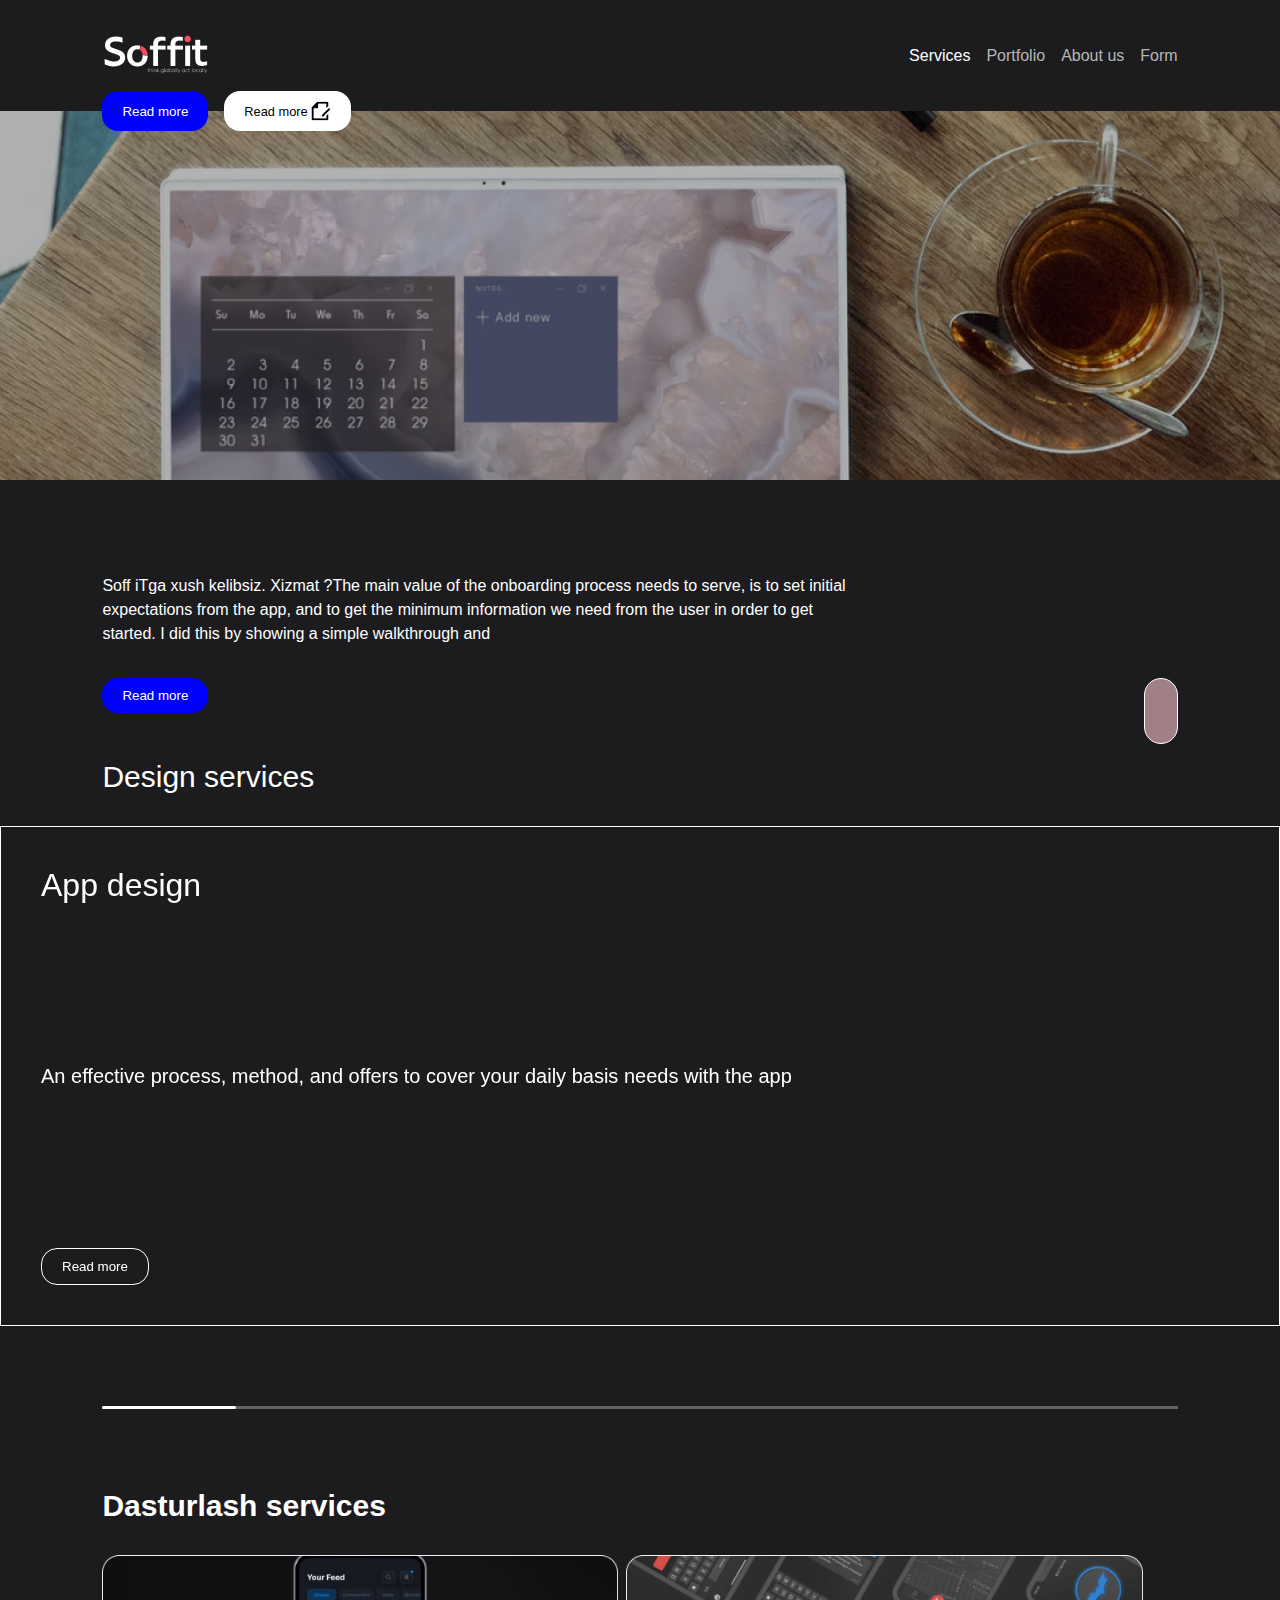
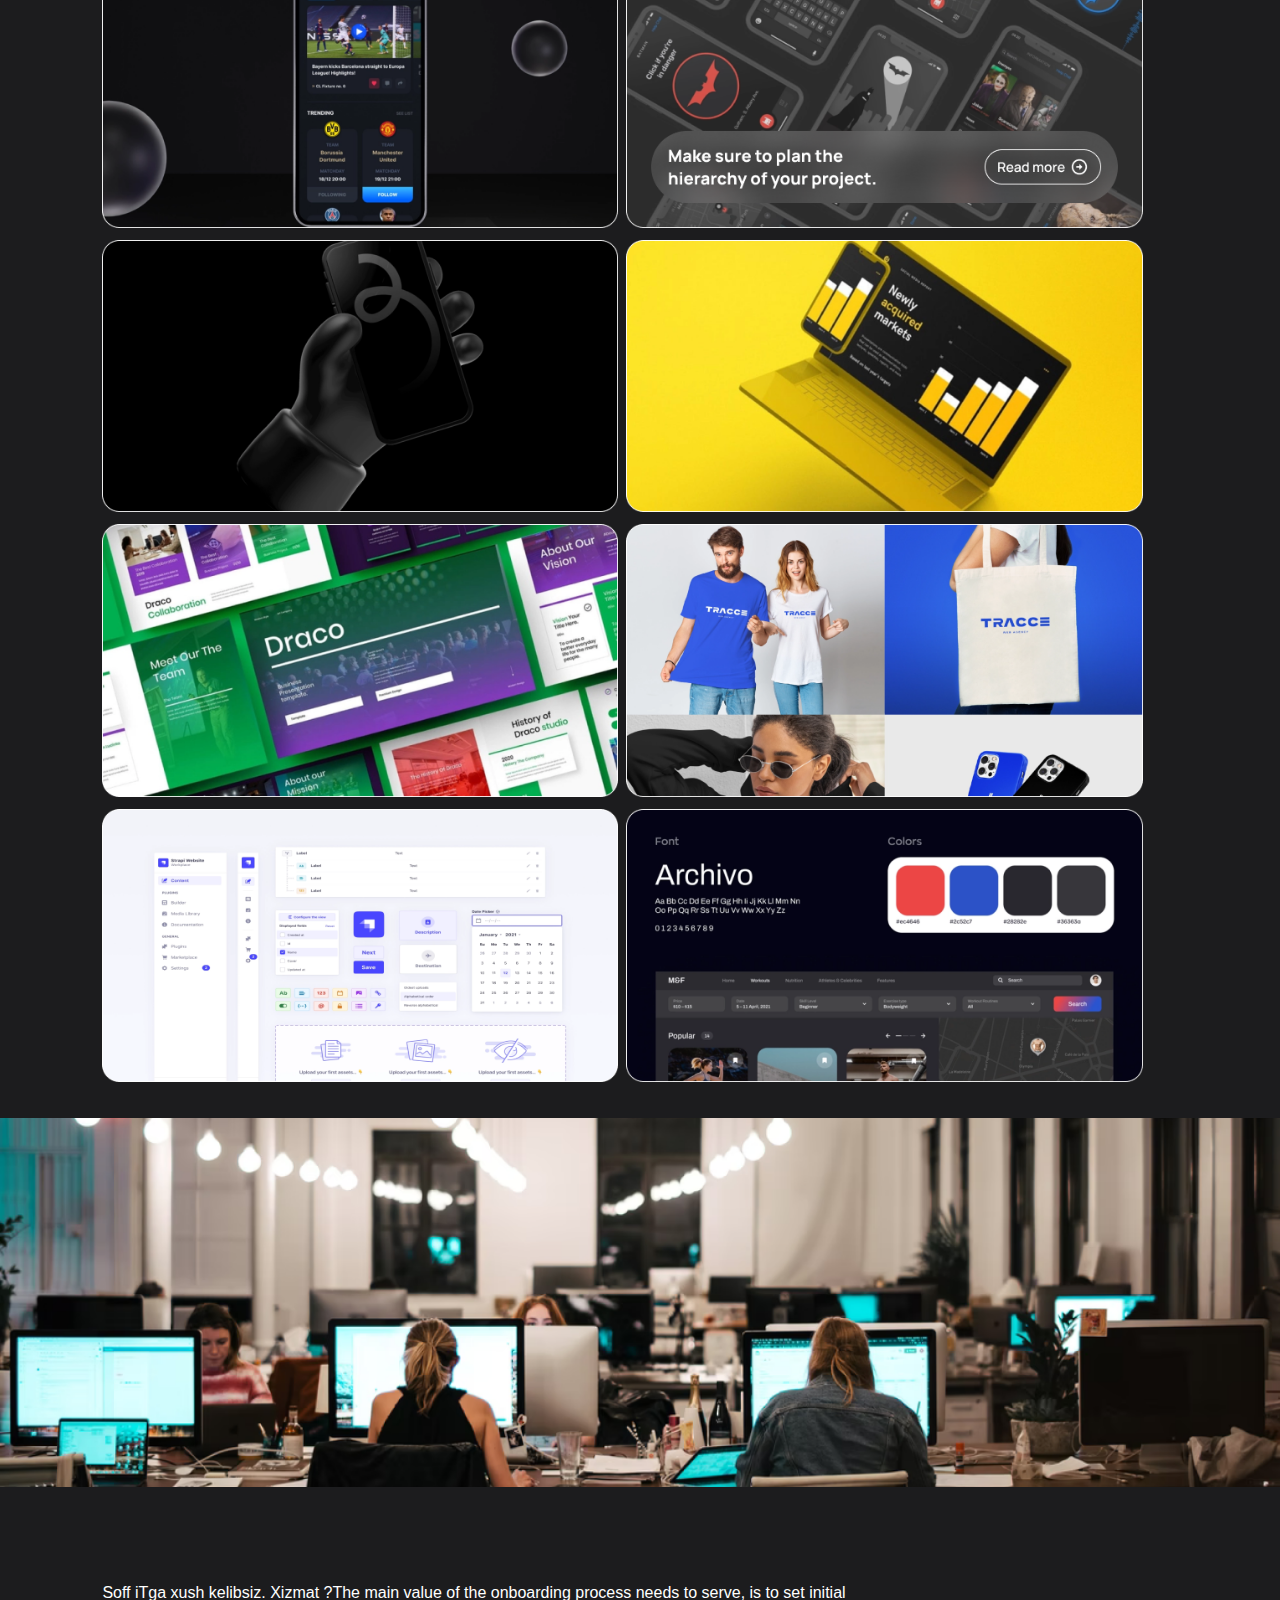
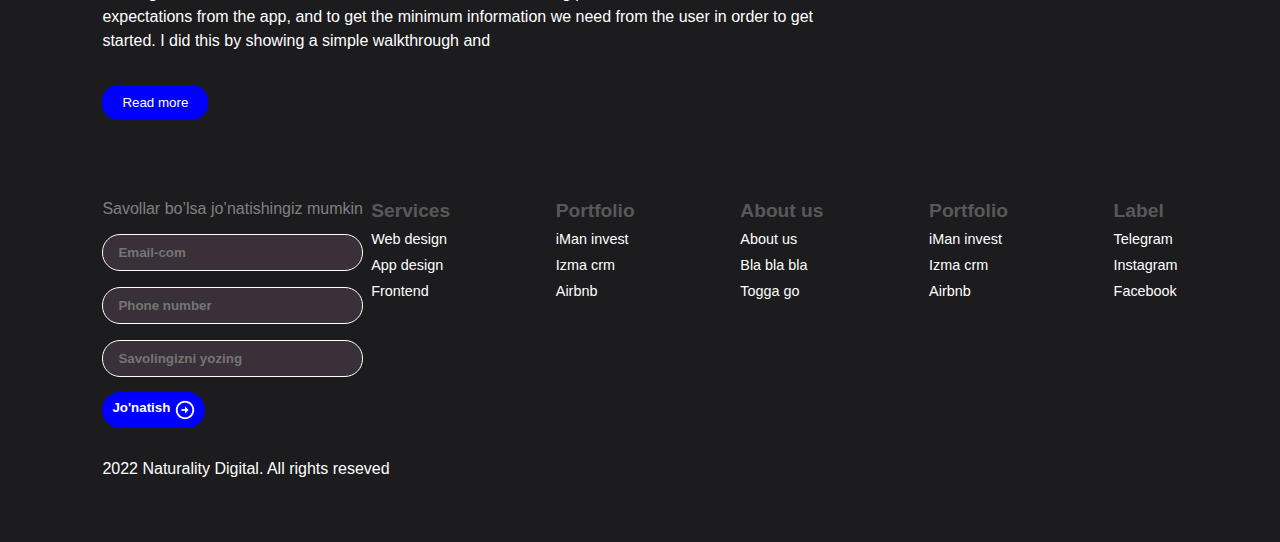
<file: index.html>
<!DOCTYPE html>
<html lang="en">

<head>
    <meta charset="UTF-8">
    <meta http-equiv="X-UA-Compatible" content="IE=edge">
    <meta name="viewport" content="width=device-width, initial-scale=1.0">

    <!-- Styles  -->
    <link rel="stylesheet" href="./home.css">
    <link rel="stylesheet" href="./main.css">



    <!-- Link to the Font Awesome -->
    <link rel="stylesheet" href="https://cdnjs.cloudflare.com/ajax/libs/font-awesome/6.4.2/css/all.min.css"
        integrity="sha512-z3gLpd7yknf1YoNbCzqRKc4qyor8gaKU1qmn+CShxbuBusANI9QpRohGBreCFkKxLhei6S9CQXFEbbKuqLg0DA=="
        crossorigin="anonymous" referrerpolicy="no-referrer" />

    <!-- Swipper -->
    <link rel="stylesheet" href="https://cdn.jsdelivr.net/npm/swiper@10/swiper-bundle.min.css" />


    <style>
        .custom-scrollbar,
        .work-scrollbar {
            height: 3px;
            z-index: 1;
            margin: 3rem 8%;
            background: #646364;
        }

        .swiper-scrollbar-drag {
            background: #fff;
            border-radius: 10px;
        }
    </style>

    <title>Home page</title>
</head>

<body>
    <!--========== HEADER ==========-->
    <header class="header" id="header">
        <nav class="nav">
            <div class="form__logo">
                <a href="index.html">
                    <img src="./images/form__logo.png" />
                </a>
            </div>
            <div class="nav__links" id="navLinks">
                <ul>
                    <li>
                        <a onclick="" href="services.html" class="active">Services</a>
                    </li>
                    <li>
                        <a href="protfolio.html">Portfolio</a>
                    </li>
                    <li>
                        <a href="about.html">About us</a>
                    </li>
                    <li>
                        <a href="form.html">Form</a>
                    </li>
                </ul>
                <div class="language__picker">
                    <span>Uz</span>
                    <span>Ru</span>
                    <span>En</span>
                </div>
            </div>
            <div class="menu__responsive" id="menuResponsive">
                <img src="./images/menu-responsive.png" />
            </div>
        </nav>
    </header>

    <!--========== MAIN ==========-->
    <main class="main">




        <!--========== SECTION ==========-->
        <section class="header__section">
            <div class="bg__img">
                <img src="./images/bg.png" />
            </div>
            <div class="bg__content">
                <p>Soff iTga xush kelibsiz. Xizmat ?The main value of the onboarding process needs to serve, is to set
                    initial expectations from the app, and to get the minimum information we need from the user in order
                    to get started. I did this by showing a simple walkthrough and </p>
                <div class="buttons__bg">
                    <button class="readMoreBtn">Read more <i class="fa-regular fa-circle-right"></i></button>
                    <button class="arrow__up"><i class="fa-solid fa-arrow-up"></i></button>
                </div>
            </div>

            <div class="fixed__btns">
                <button class="readMoreBtn">Read more <i class="fa-regular fa-circle-right"></i></button>
                <button class="btn2">Read more <img src="./images/VectorFile.png"/> </button>
            </div>
        </section>






        <!--========== SECTION ==========-->
        <section class="services__section">
            <h2>Design services</h2>
            <div class="swiper-container">
                <div class="swiper-wrapper">
                    <div class="swiper-slide">
                        <div class="design__services__card">
                            <h2>App design</h2>
                            <p>An effective process, method, and offers to cover your daily basis needs with the app</p>
                            <button class="readMore-button">Read more <i
                                    class="fa-regular fa-circle-right"></i></button>
                        </div>
                    </div>
                    <div class="swiper-slide">
                        <div class="design__services__card">
                            <h2>Web design</h2>
                            <p>With competition getting only fierce, compiling the latest trends at regular intervals
                                becomes inevitable.</p>
                            <button class="readMore-button">Read more <i
                                    class="fa-regular fa-circle-right"></i></button>
                        </div>
                    </div>
                    <div class="swiper-slide">
                        <div class="design__services__card">
                            <h2>Ux &Ui design</h2>
                            <p>Among the top UI design trends for 2022, 3D illustrations seem to have</p>
                            <button class="readMore-button">Read more <i
                                    class="fa-regular fa-circle-right"></i></button>
                        </div>
                    </div>
                    <div class="swiper-slide">
                        <div class="design__services__card">
                            <h2>Web design</h2>
                            <p>With competition getting only fierce, compiling the latest trends at regular intervals
                                becomes inevitable.</p>
                            <button class="readMore-button">Read more <i
                                    class="fa-regular fa-circle-right"></i></button>
                        </div>
                    </div>
                    <div class="swiper-slide">
                        <div class="design__services__card">
                            <h2>Web design</h2>
                            <p>With competition getting only fierce, compiling the latest trends at regular intervals
                                becomes inevitable.</p>
                            <button class="readMore-button">Read more <i
                                    class="fa-regular fa-circle-right"></i></button>
                        </div>
                    </div>
                    <div class="swiper-slide">
                        <div class="design__services__card">
                            <h2>Web design</h2>
                            <p>With competition getting only fierce, compiling the latest trends at regular intervals
                                becomes inevitable.</p>
                            <button class="readMore-button">Read more <i
                                    class="fa-regular fa-circle-right"></i></button>
                        </div>
                    </div>
                    <div class="swiper-slide">
                        <div class="design__services__card">
                            <h2>Web design</h2>
                            <p>With competition getting only fierce, compiling the latest trends at regular intervals
                                becomes inevitable.</p>
                            <button class="readMore-button">Read more <i
                                    class="fa-regular fa-circle-right"></i></button>
                        </div>
                    </div>
                    <div class="swiper-slide">
                        <div class="design__services__card">
                            <h2>Web design</h2>
                            <p>With competition getting only fierce, compiling the latest trends at regular intervals
                                becomes inevitable.</p>
                            <button class="readMore-button">Read more <i
                                    class="fa-regular fa-circle-right"></i></button>
                        </div>
                    </div>
                </div>
            </div>
            <div class="custom-scrollbar"></div>
        </section>


















        <!--========== SECTION ==========-->
        <section class="portfolio__section">
            <h2>Dasturlash services</h2>
            <div class="images__container">
                <div class="img__wrapper">
                    <img src="./images/Component 15.png" />
                </div>
                <div class="img__wrapper">
                    <img src="./images/Component 7.png" />
                </div>
                <div class="img__wrapper">
                    <img src="./images/Component 13.png" />
                </div>

                <div class="img__wrapper">
                    <img src="./images/Component 14.png" />
                </div>
                <div class="img__wrapper">
                    <img src="./images/Component 16.png" />
                </div>
                <div class="img__wrapper">
                    <img src="./images/Component 17.png" />
                </div>
                <div class="img__wrapper">
                    <img src="./images/Component 18.png" />
                </div>
                <div class="img__wrapper">
                    <img src="./images/Component 19.png" />
                </div>
            </div>
        </section>



         <!--========== SECTION ==========-->
         <section class="header__section">
            <div class="bg__img">
                <img src="./images/bg-2.png" />
            </div>
            <div class="bg__content">
                <p>Soff iTga xush kelibsiz. Xizmat ?The main value of the onboarding process needs to serve, is to set
                    initial expectations from the app, and to get the minimum information we need from the user in order
                    to get started. I did this by showing a simple walkthrough and </p>
                <div class="buttons__bg">
                    <button class="readMoreBtn">Read more <i class="fa-regular fa-circle-right"></i></button>
                </div>
            </div>
        </section>



    </main>

    <footer>
        <div class="footer">
            <form>
                <label>Savollar bo’lsa jo’natishingiz mumkin</label>
                <input type="email" placeholder="Email-com">
                <input type="number" placeholder="Phone number">
                <input type="text" placeholder="Savolingizni yozing">
                <button style="display: flex; gap: 5px;">Jo'natish <img src="./images/VectorRight.png" alt=""></button>
            </form>
            <div class="footer-links">
                <div class="serv">
                    <h2>Services</h2>
                    <ul>
                        <li><a>Web design</a></li>
                        <li><a>App design</a></li>
                        <li><a>Frontend</a></li>
                    </ul>
                </div>

                <div class="port">
                    <h2>Portfolio</h2>
                    <ul>
                        <li><a>iMan invest</a></li>
                        <li><a>Izma crm</a></li>
                        <li><a>Airbnb</a></li>
                    </ul>
                </div>

                <div class="abo">
                    <h2>About us</h2>
                    <ul>
                        <li><a>About us</a></li>
                        <li><a>Bla bla bla </a></li>
                        <li><a>Togga go</a></li>
                    </ul>
                </div>

                <div class="port">
                    <h2>Portfolio</h2>
                    <ul>
                        <li><a>iMan invest</a></li>
                        <li><a>Izma crm</a></li>
                        <li><a>Airbnb</a></li>
                    </ul>
                </div>

                <div class="lab">
                    <h2>Label</h2>
                    <ul>
                        <li><a>Telegram </a></li>
                        <li><a>Instagram</a></li>
                        <li><a>Facebook </a></li>
                    </ul>
                </div>
            </div>
        </div>
        <p class="footer__des">2022 Naturality Digital. All rights reseved</p>
    </footer>




    <script src="./main.js"></script>

    <script src="https://unpkg.com/swiper/swiper-bundle.min.js"></script>
    <script>
        var swiper = new Swiper('.swiper-container', {
            slidesPerView: 4,
            autoplay: {
                delay: 3000,
            },
            scrollbar: {
                el: '.custom-scrollbar',
                hide: false,
                draggable: true
            },
            breakpoints: {
                "@0.00": {
                    slidesPerView: 1,
                    spaceBetween: 10,
                },
                "@1.50": {
                    slidesPerView: 4,
                },
            }
        });

        var swiper = new Swiper('.swiper-container2', {
            slidesPerView: 4,
            autoplay: {
                delay: 3000,
            },
            scrollbar: {
                el: '.work-scrollbar',
                hide: false,
                draggable: true
            },
            breakpoints: {
                "@0.00": {
                    slidesPerView: 1,
                    spaceBetween: 10,
                },
                "@1.50": {
                    slidesPerView: 4,
                },
            }
        });
    </script>
</body>

</html>
</file>
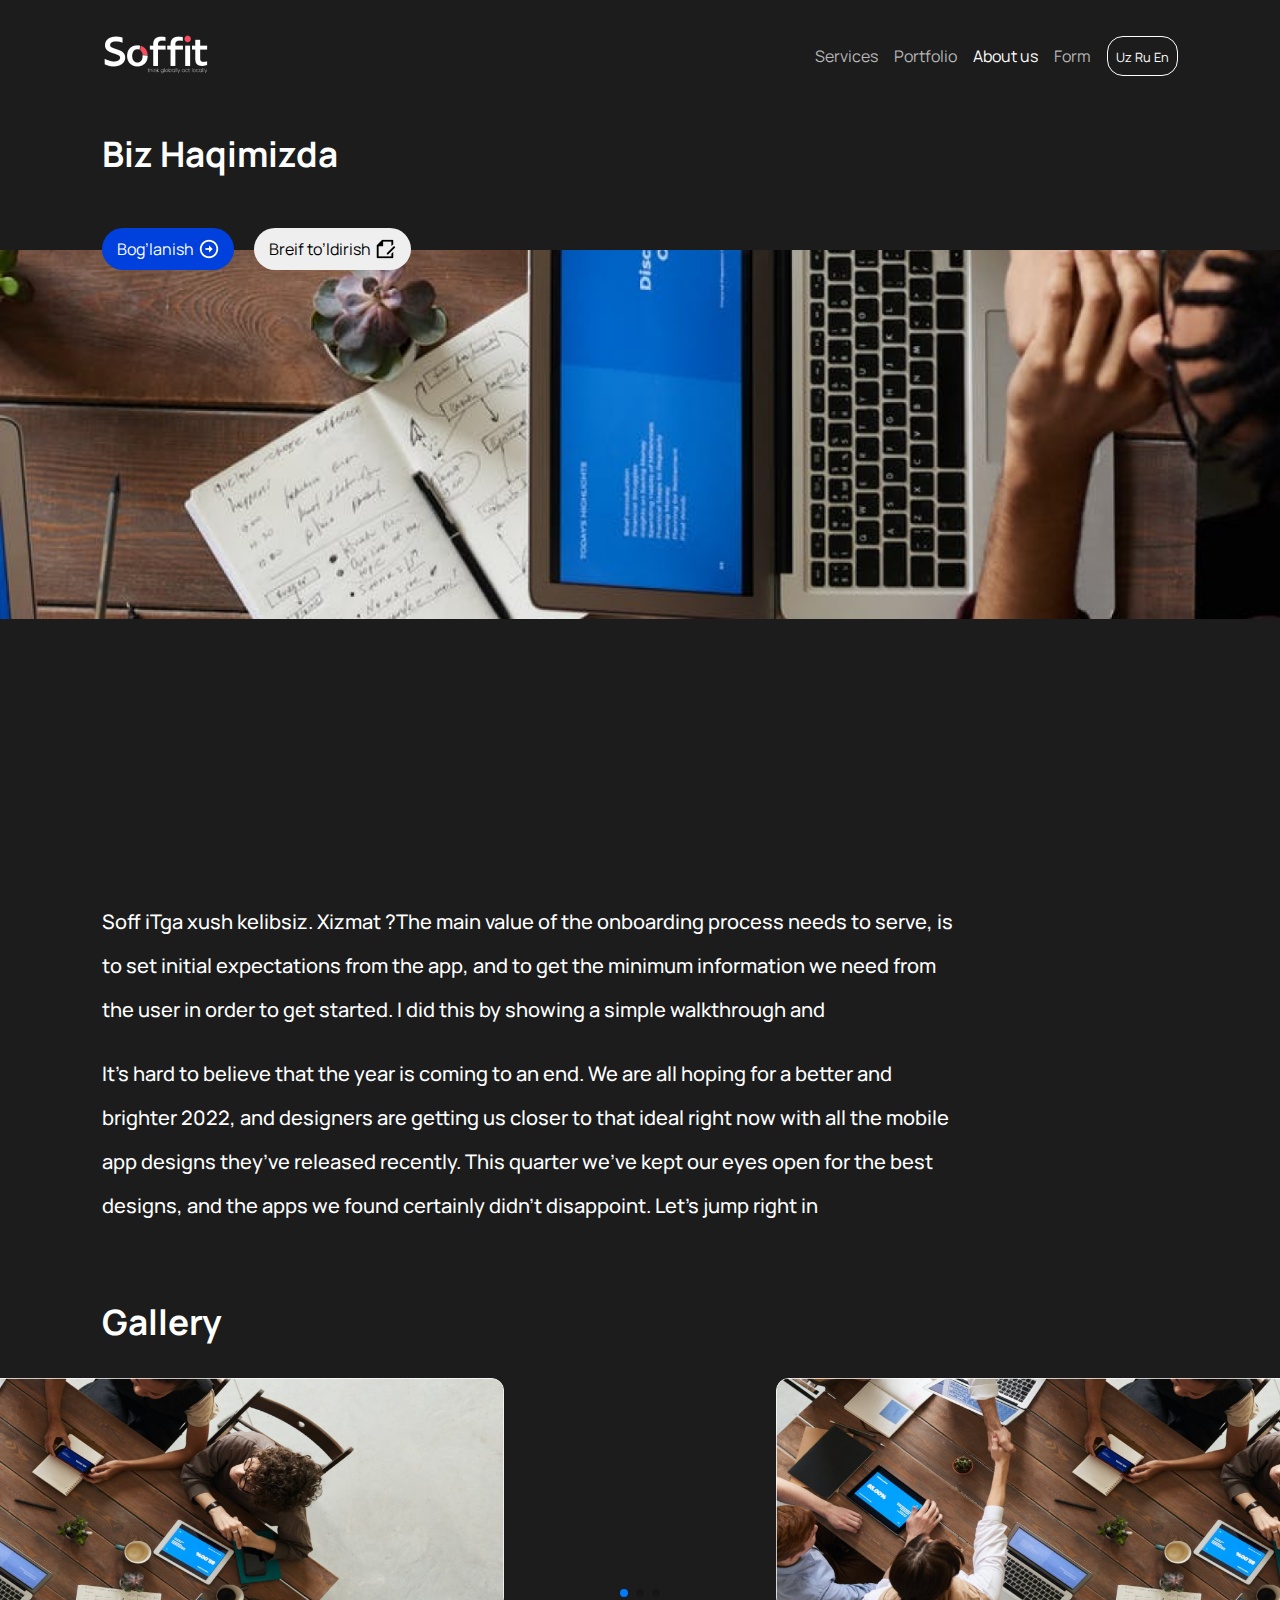
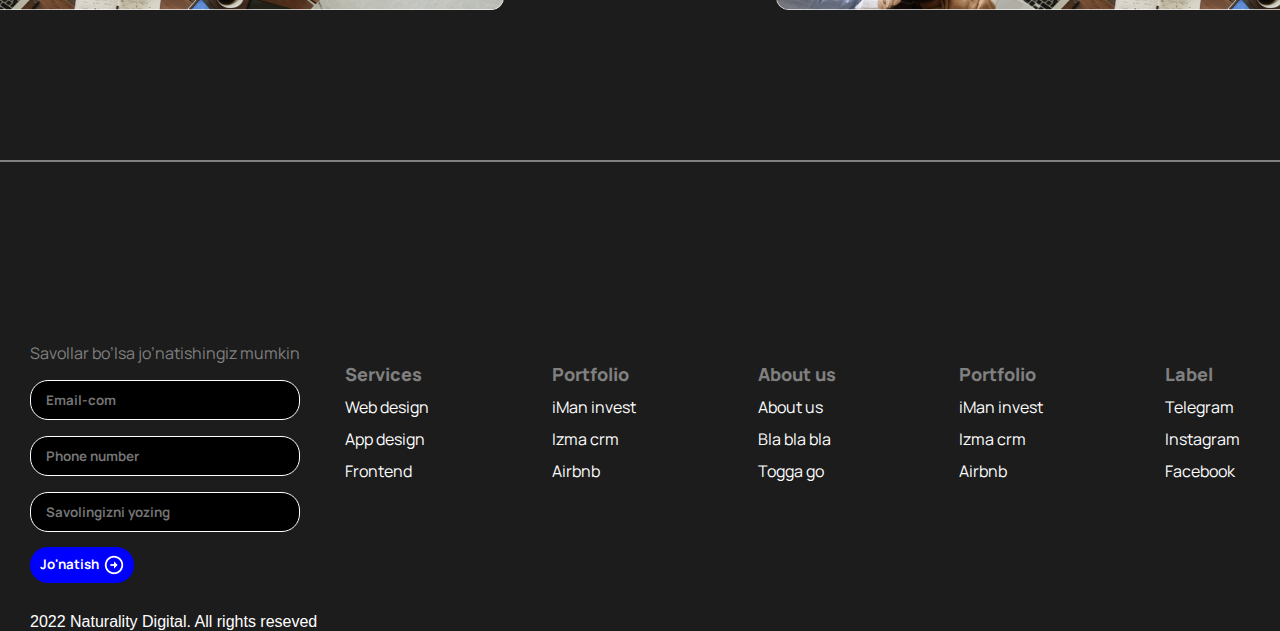
<file: about.html>
<!DOCTYPE html>
<html lang="en">
<head>
    <meta charset="UTF-8">
    <meta name="viewport" content="width=device-width, initial-scale=1.0">


     <!-- Styles  -->
     <link rel="stylesheet" href="./home.css">
     <link rel="stylesheet" href="./about.css">
 

    <title>About Our</title>
    <link rel="stylesheet" href="https://unpkg.com/swiper/swiper-bundle.min.css">
    <link rel="stylesheet" href="./about.css">
    <style>    
        .swiper {
          width: 100%;
          height: 100%;
        }
    
        .swiper-slide {
          text-align: center;
          font-size: 18px;
          background: #fff;
          display: flex;
          justify-content: center;
          align-items: center;
        }
    
        .swiper-slide img {
          display: block;
          width: 60vw;
          height: auto;
          max-height: 80vh;
          object-fit: cover;
        }
      </style>
</head>
<body>
      <!--========== HEADER ==========-->
      <header class="header" id="header">
        <nav class="nav">
            <div class="form__logo">
                <a href="index.html">
                    <img src="./images/form__logo.png" />
                </a>
            </div>
            <div class="nav__links" id="navLinks">
                <ul>
                    <li>
                        <a onclick="" href="services.html" >Services</a>
                    </li>
                    <li>
                        <a href="protfolio.html">Portfolio</a>
                    </li>
                    <li>
                        <a href="about.html" class="active">About us</a>
                    </li>
                    <li>
                        <a href="form.html">Form</a>
                    </li>
                </ul>
                <div class="language__picker">
                    <span>Uz</span>
                    <span>Ru</span>
                    <span>En</span>
                </div>
            </div>
            <div class="menu__responsive" id="menuResponsive">
                <img src="./images/menu-responsive.png" />
            </div>
        </nav>





        <div class="about-header_hero">
            <h2 class="about-header_hero-title">Biz Haqimizda</h2>
            <div class="hero-img">
                <div class="btn-group">
                    <button class="about-header_btn1">Bog’lanish<img src="./images/VectorRight.png" alt=""></button>
                    <button class="about-header_btn2">Breif to’ldirish <img src="./images/VectorFile.png" alt=""></button>
                </div>
                <img src="./images/about-header.png" alt="bg" class="about-header_hero-img">
            </div>
        </div>
        <div>
            <p class="about-header_hero_text1">Soff iTga xush kelibsiz. Xizmat ?The main value of the onboarding process needs to serve, is to set initial expectations from the app, and to get the minimum information we need from the user in order to get started. I did this by showing a simple walkthrough and</p>
            <p class="about-header_hero_text2">It’s hard to believe that the year is coming to an end. We are all hoping for a better and brighter 2022, and designers are getting us closer to that ideal right now with all the mobile app designs they’ve released recently. This quarter we’ve kept our eyes open for the best designs, and the apps we found certainly didn’t disappoint. Let’s jump right in</p>
        </div>
       
        <h2 class="galery">Gallery</h2>
    </header>
    <div class="swiper mySwiper">
        <div class="swiper-wrapper">
          <div class="swiper-slide"><img src="./images/swiper1.png" alt="" class="swipeSlide"></div>
          <div class="swiper-slide"><img src="./images/swiper1.png" alt="" class="swipeSlide"></div>
          <div class="swiper-slide"><img src="./images/swiper1.png" alt="" class="swipeSlide"></div>
          <div class="swiper-slide"><img src="./images/swiper1.png" alt="" class="swipeSlide"></div>
        </div>
        <div class="swiper-pagination"></div>
      </div>    
      
      <hr class="horizontal">
      <div class="container">
        <div class="footer">
            <form>
                <label >Savollar bo’lsa jo’natishingiz mumkin</label>
                <input type="email" placeholder="Email-com">
                <input type="number" placeholder="Phone number">
                <input type="text" placeholder="Savolingizni yozing">
                <button style="display: flex; gap: 5px;">Jo'natish <img src="./images/VectorRight.png" alt=""></button>
            </form>
            <div class="footer-links">
                <div class="serv">
                    <ul>
                        <li><a href="#">Services</a></li>
                        <li><p>Web design</p></li>
                        <li><p>App design</p></li>
                        <li><p>Frontend</p></li>
                    </ul>
                </div>
        
                <div class="port">
                    <ul>
                        <li><a href="#">Portfolio</a></li>
                        <li><p>iMan invest</p></li>
                        <li><p>Izma crm</p></li>
                        <li><p>Airbnb</p></li>
                    </ul>
                </div>
        
                <div class="abo">
                    <ul>
                        <li><a href="#">About us</a></li>
                        <li><p>About us</p></li>
                        <li><p>Bla bla bla </p></li>
                        <li><p>Togga go</p></li>
                    </ul>
                </div>
        
                <div class="port">
                    <ul>
                        <li><a href="#">Portfolio</a></li>
                        <li><p>iMan invest</p></li>
                        <li><p>Izma crm</p></li>
                        <li><p>Airbnb</p></li>
                    </ul>
                </div>
        
                <div class="lab">
                    <ul>
                        <li><a href="#">Label</a></li>
                        <li><p>Telegram </p></li>
                        <li><p>Instagram</p></li>
                        <li><p>Facebook </p></li>
                    </ul>
                </div>
            </div>
            
        </div>
        <h2>2022 Naturality Digital. All rights reseved</h2>
    </div>
    
    <script src="./main.js"></script>
    <!-- Initialize Swiper -->
    <script src="https://unpkg.com/swiper/swiper-bundle.min.js"></script>
    <script>
    var swiper = new Swiper(".mySwiper", {
      slidesPerView: 2,
      spaceBetween: 800,
      pagination: {
        el: ".swiper-pagination",
        clickable: true,
      },
    });
</script>
</body>
</html>
</file>
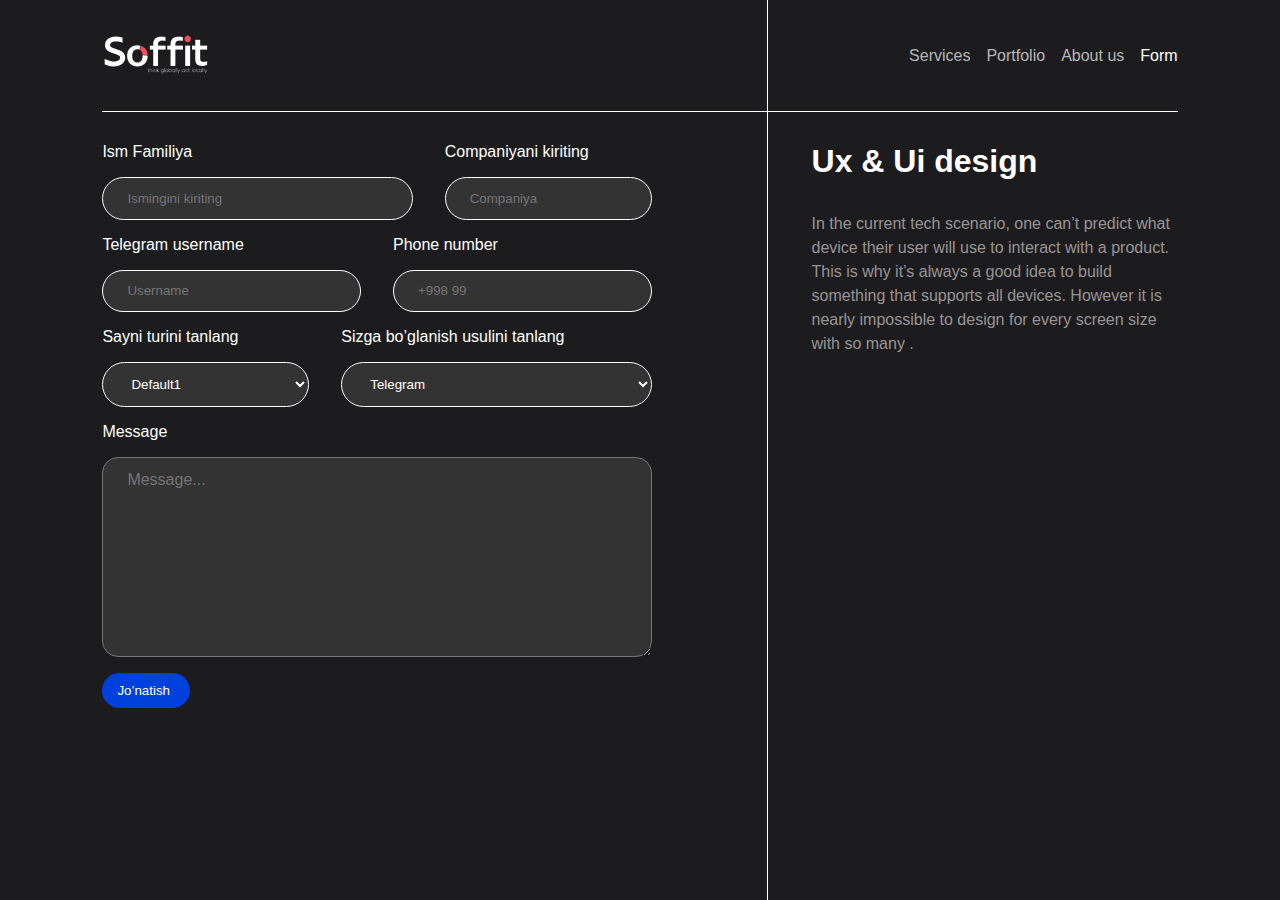
<file: form.html>
<!DOCTYPE html>
<html lang="en">

<head>
    <meta charset="UTF-8">
    <meta http-equiv="X-UA-Compatible" content="IE=edge">
    <meta name="viewport" content="width=device-width, initial-scale=1.0">
    <link rel="stylesheet" href="./form.css">
    <link rel="stylesheet" href="./main.css">
    <link rel="stylesheet" href="https://cdnjs.cloudflare.com/ajax/libs/font-awesome/6.5.1/css/all.min.css" integrity="sha512-DTOQO9RWCH3ppGqcWaEA1BIZOC6xxalwEsw9c2QQeAIftl+Vegovlnee1c9QX4TctnWMn13TZye+giMm8e2LwA==" crossorigin="anonymous" referrerpolicy="no-referrer" />
    <title>Form Page</title>
</head>

<body>
   <!--========== HEADER ==========-->
   <header class="header" id="header">
    <nav class="nav">
        <div class="form__logo">
            <a href="index.html">
                <img src="./images/form__logo.png" />
            </a>
        </div>
        <div class="nav__links" id="navLinks">
            <ul>
                <li>
                    <a onclick="" href="services.html" >Services</a>
                </li>
                <li>
                    <a href="protfolio.html">Portfolio</a>
                </li>
                <li>
                    <a href="about.html">About us</a>
                </li>
                <li>
                    <a href="form.html" class="active">Form</a>
                </li>
            </ul>
            <div class="language__picker">
                <span>Uz</span>
                <span>Ru</span>
                <span>En</span>
            </div>
        </div>
        <div class="menu__responsive" id="menuResponsive">
            <img src="./images/menu-responsive.png" />
        </div>
    </nav>
</header>

    <!--========== MAIN ==========-->
    <main class="main">

        <div class="vr__line"></div>
        <!--========== SECTION ==========-->
        <section class="form__section">
            <div class="hr__line"></div>
            <div class="left__side">

                <div class="form__row1">
                    <div class="input__box">
                        <label for="fullName">Ism Familiya</label>
                        <input type="text" id="fullName" placeholder="Ismingini kiriting" />
                    </div>
                    <div class="input__box">
                        <label for="company">Companiyani kiriting</label>
                        <input type="text" id="company" placeholder="Companiya" />
                    </div>
                </div>
    
                <div class="form__row2">
                    <div class="input__box">
                        <label for="tUsername">Telegram username</label>
                        <input type="text" id="tUsername" placeholder="Username" />
                    </div>
                    <div class="input__box">
                        <label for="phoneNumber">Phone number</label>
                        <input type="text" id="phoneNumber" placeholder="+998 99" />
                    </div>
                </div>
    
                <div class="form__row3">
                    <div class="input__box">
                        <label for="websiteType">Sayni turini tanlang</label>
                        <select  id="websiteType">
                            <option value="1">Default1</option>
                            <option value="2">Default2</option>
                            <option value="3">Default3</option>
                            <option value="4">Default4</option>
                        </select>
                    </div>
                    <div class="input__box">
                        <label for="contact">Sizga bo’glanish usulini tanlang</label>
                        <select  id="contact">
                            <option value="1">Telegram</option>
                            <option value="2">Instagram</option>
                            <option value="3">Tweeter</option>
                            <option value="4">Zoom</option>
                        </select>
                    </div>
                </div>
                <div class="form__row4">
                    <div class="textarea">
                        <label for="message">Message</label>
                        <textarea name="" id="message" placeholder="Message..."></textarea>
                    </div>
                </div>
                <button class="send__btn">Jo’natish <i class="fa-regular fa-circle-right"></i></button>
            </div>
            <div class="right__side">
                <h2>Ux & Ui design</h2>
                <p>In the current tech scenario, one can’t predict what device their user will use to interact with a product. This is why it’s always a good idea to build something that supports all devices. However it is nearly impossible to design for every screen size with so many .</p>
            </div>
        </section>
    </main>


</body>

<script src="./main.js"></script>
</html>
</file>
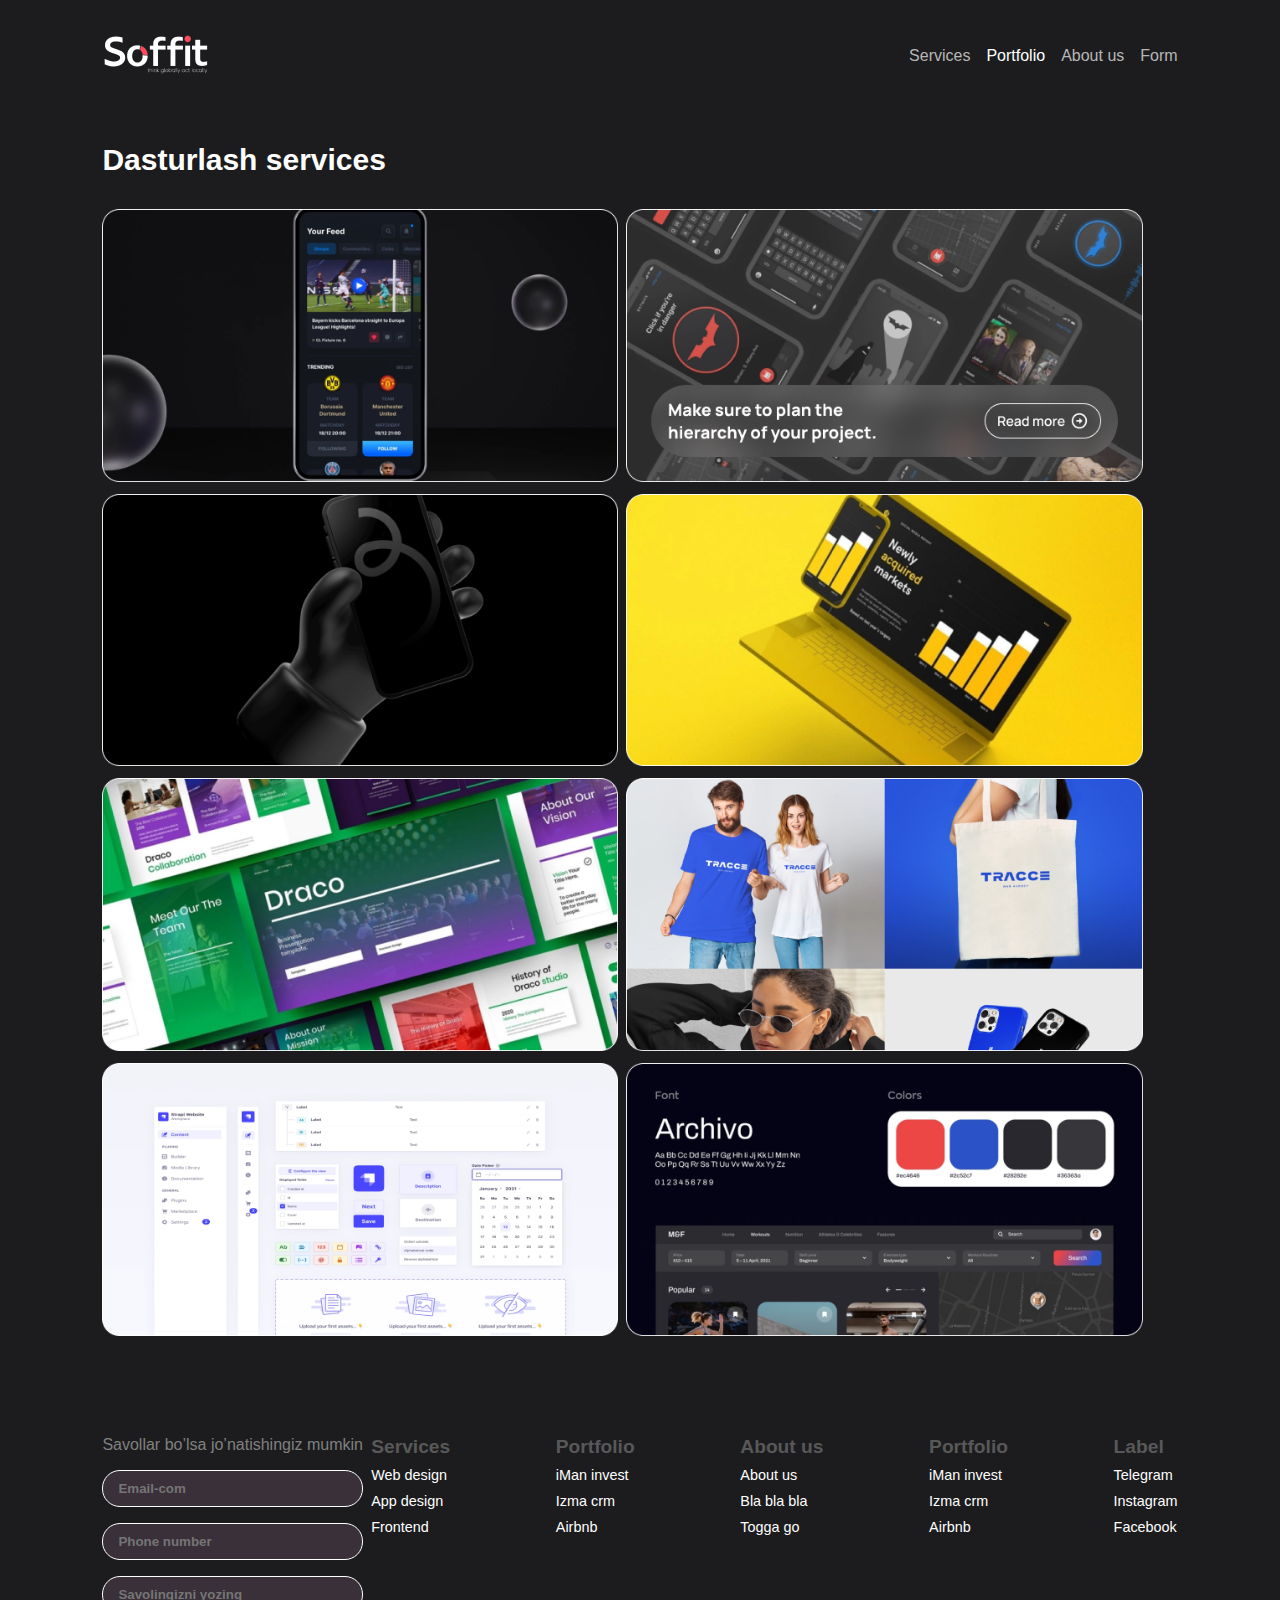
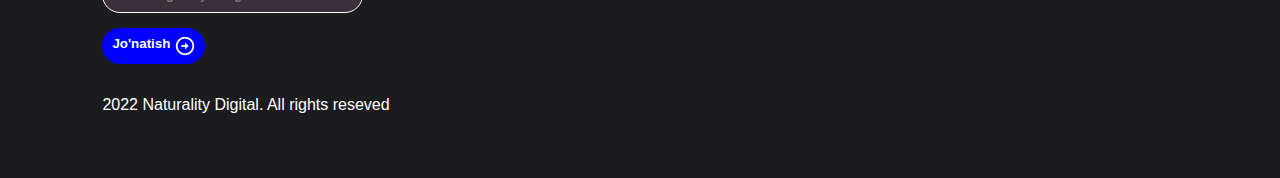
<file: protfolio.html>
<!DOCTYPE html>
<html lang="en">
<head>
    <meta charset="UTF-8">
    <meta http-equiv="X-UA-Compatible" content="IE=edge">
    <meta name="viewport" content="width=device-width, initial-scale=1.0">

     <!-- Styles  -->
     <link rel="stylesheet" href="./portfolio.css">
     <link rel="stylesheet" href="./main.css">
 
 
 
     <!-- Link to the Font Awesome -->
     <link rel="stylesheet" href="https://cdnjs.cloudflare.com/ajax/libs/font-awesome/6.4.2/css/all.min.css"
         integrity="sha512-z3gLpd7yknf1YoNbCzqRKc4qyor8gaKU1qmn+CShxbuBusANI9QpRohGBreCFkKxLhei6S9CQXFEbbKuqLg0DA=="
         crossorigin="anonymous" referrerpolicy="no-referrer" />

    <title>Portfolio</title>
</head>
<body>
      <!--========== HEADER ==========-->
    <header class="header" id="header">
        <nav class="nav">
            <div class="form__logo">
                <a href="index.html">
                    <img src="./images/form__logo.png" />
                </a>
            </div>
            <div class="nav__links" id="navLinks">
                <ul>
                    <li>
                        <a onclick="" href="services.html">Services</a>
                    </li>
                    <li>
                        <a href="protfolio.html" class="active">Portfolio</a>
                    </li>
                    <li>
                        <a href="about.html">About us</a>
                    </li>
                    <li>
                        <a href="form.html">Form</a>
                    </li>
                </ul>
                <div class="language__picker">
                    <span>Uz</span>
                    <span>Ru</span>
                    <span>En</span>
                </div>
            </div>
            <div class="menu__responsive" id="menuResponsive">
                <img src="./images/menu-responsive.png" />
            </div>
        </nav>
    </header>
    <!--========== MAIN ==========-->
    <main class="main">

        <!--========== SECTION ==========-->
        <section class="portfolio__section">
            <h2>Dasturlash services</h2>
            <div class="images__container">
                <div class="img__wrapper">
                    <img src="./images/Component 15.png" />
                </div>
                <div class="img__wrapper">
                    <img src="./images/Component 7.png" />
                </div>
                <div class="img__wrapper">
                    <img src="./images/Component 13.png" />
                </div>

                <div class="img__wrapper">
                    <img src="./images/Component 14.png" />
                </div>
                <div class="img__wrapper">
                    <img src="./images/Component 16.png" />
                </div>
                <div class="img__wrapper">
                    <img src="./images/Component 17.png" />
                </div>
                <div class="img__wrapper">
                    <img src="./images/Component 18.png" />
                </div>
                <div class="img__wrapper">
                    <img src="./images/Component 19.png" />
                </div>
            </div>
        </section>
    </main>

    <footer>
        <div class="footer">
            <form>
                <label >Savollar bo’lsa jo’natishingiz mumkin</label>
                <input type="email" placeholder="Email-com">
                <input type="number" placeholder="Phone number">
                <input type="text" placeholder="Savolingizni yozing">
                <button style="display: flex; gap: 5px;">Jo'natish <img src="./images/VectorRight.png" alt=""></button>
            </form>
            <div class="footer-links">
                <div class="serv">
                    <h2>Services</h2>
                    <ul>
                        <li><a>Web design</a></li>
                        <li><a>App design</a></li>
                        <li><a>Frontend</a></li>
                    </ul>
                </div>
        
                <div class="port">
                    <h2>Portfolio</h2>
                    <ul>
                        <li><a>iMan invest</a></li>
                        <li><a>Izma crm</a></li>
                        <li><a>Airbnb</a></li>
                    </ul>
                </div>
        
                <div class="abo">
                    <h2>About us</h2>
                    <ul>
                        <li><a>About us</a></li>
                        <li><a>Bla bla bla </a></li>
                        <li><a>Togga go</a></li>
                    </ul>
                </div>
        
                <div class="port">
                    <h2>Portfolio</h2>
                    <ul>
                        <li><a>iMan invest</a></li>
                        <li><a>Izma crm</a></li>
                        <li><a>Airbnb</a></li>
                    </ul>
                </div>
        
                <div class="lab">
                    <h2>Label</h2>
                    <ul>
                        <li><a>Telegram </a></li>
                        <li><a>Instagram</a></li>
                        <li><a>Facebook </a></li>
                    </ul>
                </div>
            </div>
        </div>
        <p class="footer__des">2022 Naturality Digital. All rights reseved</p>
    </footer>


    <script src="./main.js"></script>
</body>
</html>
</file>
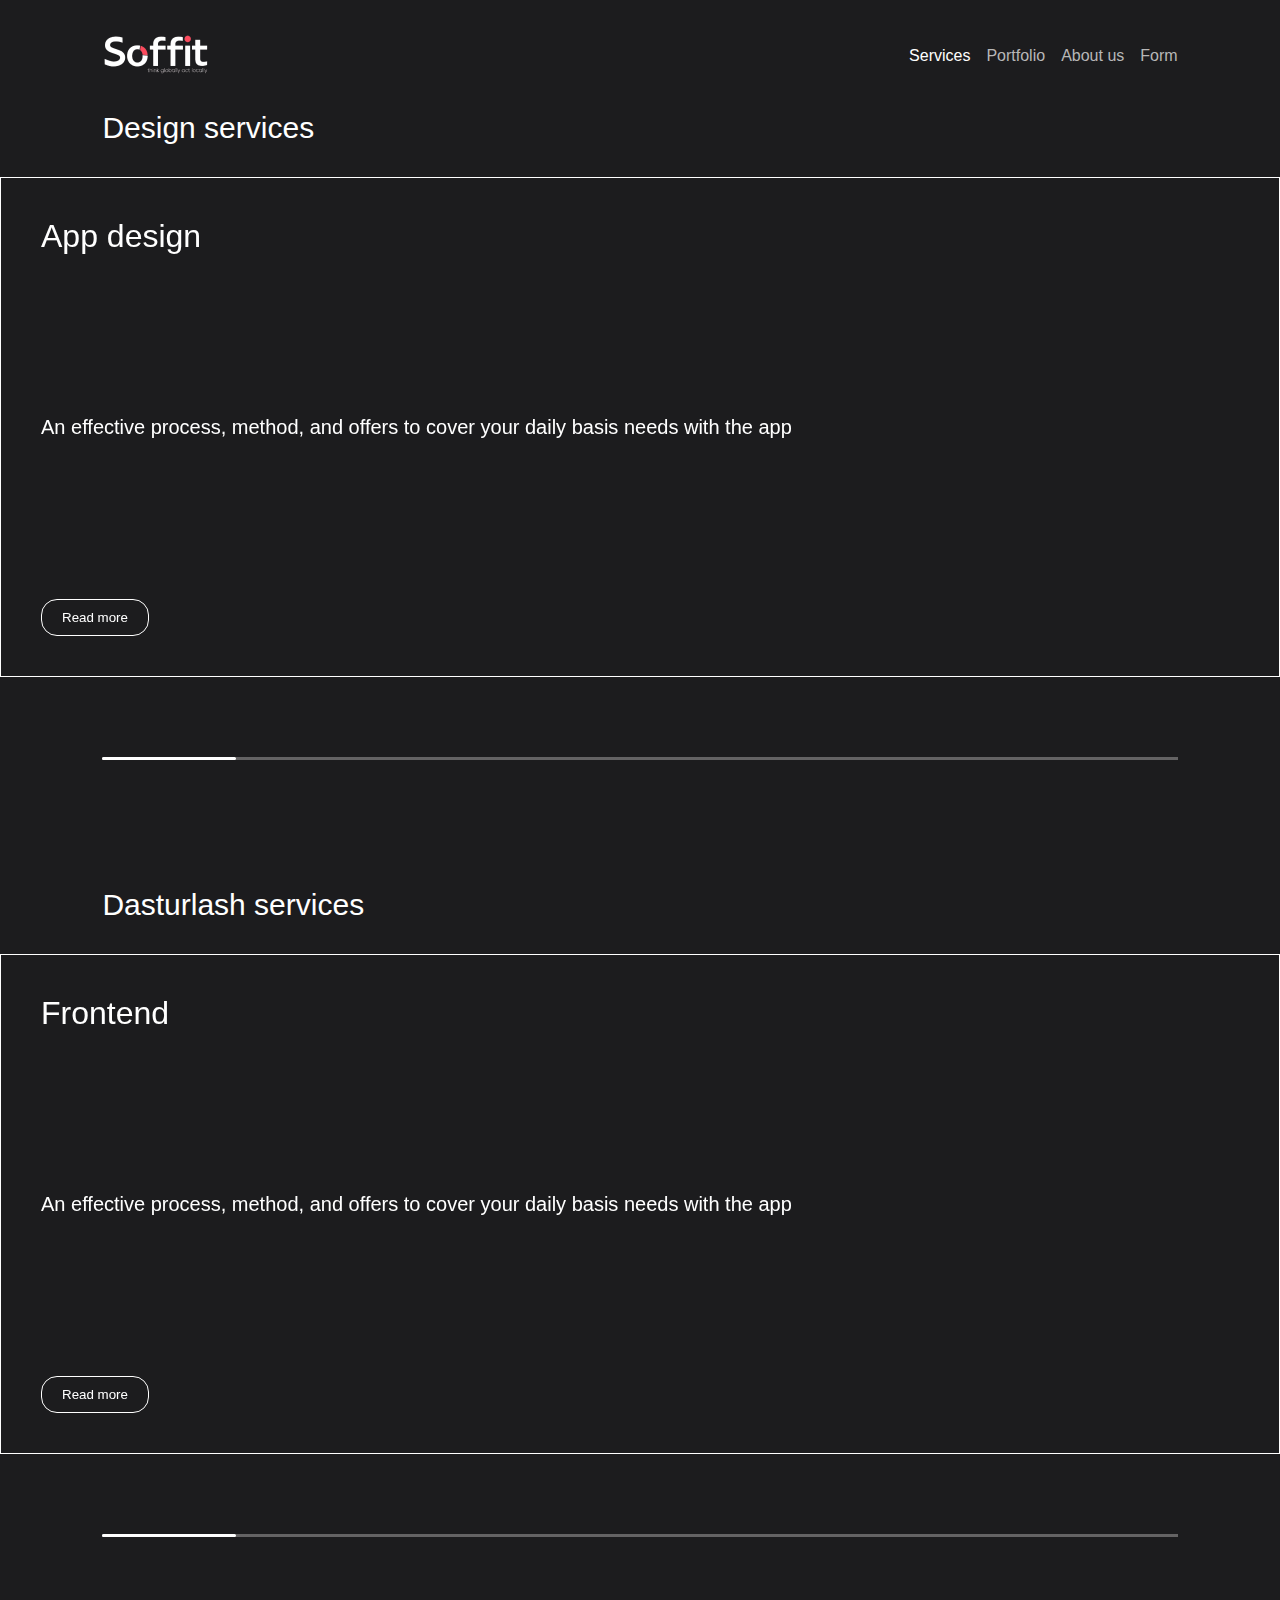
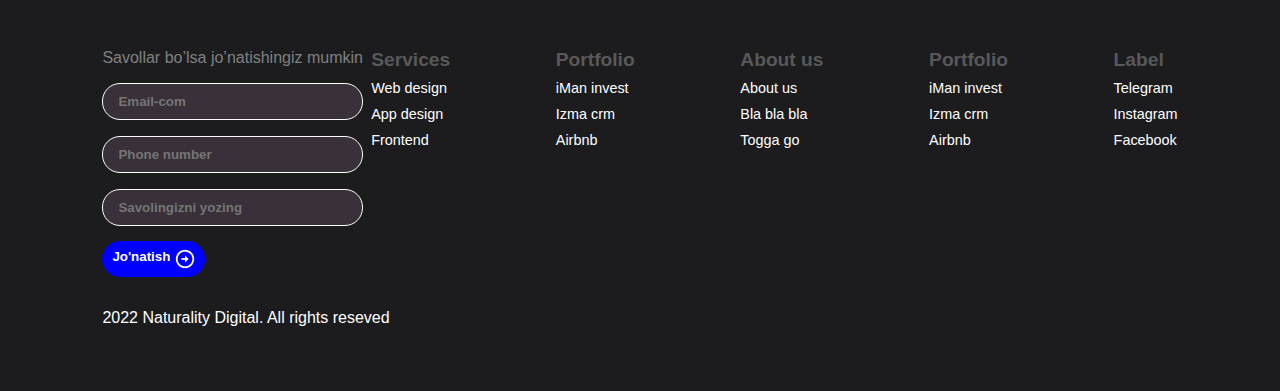
<file: services.html>
<!DOCTYPE html>
<html lang="en">

<head>
    <meta charset="UTF-8">
    <meta http-equiv="X-UA-Compatible" content="IE=edge">
    <meta name="viewport" content="width=device-width, initial-scale=1.0">

    <!-- Styles  -->
    <link rel="stylesheet" href="./services.css">
    <link rel="stylesheet" href="./main.css">



    <!-- Link to the Font Awesome -->
    <link rel="stylesheet" href="https://cdnjs.cloudflare.com/ajax/libs/font-awesome/6.4.2/css/all.min.css"
        integrity="sha512-z3gLpd7yknf1YoNbCzqRKc4qyor8gaKU1qmn+CShxbuBusANI9QpRohGBreCFkKxLhei6S9CQXFEbbKuqLg0DA=="
        crossorigin="anonymous" referrerpolicy="no-referrer" />

    <!-- Swipper -->
    <link rel="stylesheet" href="https://cdn.jsdelivr.net/npm/swiper@10/swiper-bundle.min.css" />
    <title>Services section</title>


    <style>
        .custom-scrollbar,
        .work-scrollbar {
            height: 3px;
            z-index: 1;
            margin: 3rem 8%;
            background: #646364;
        }

        .swiper-scrollbar-drag {
            background: #fff;
            border-radius: 10px;
        }
    </style>

</head>

<body>
    <!--========== HEADER ==========-->
    <header class="header" id="header">
        <nav class="nav">
            <div class="form__logo">
                <a href="index.html">
                    <img src="./images/form__logo.png" />
                </a>
            </div>
            <div class="nav__links" id="navLinks">
                <ul>
                    <li>
                        <a onclick="" href="services.html" class="active">Services</a>
                    </li>
                    <li>
                        <a href="protfolio.html">Portfolio</a>
                    </li>
                    <li>
                        <a href="about.html">About us</a>
                    </li>
                    <li>
                        <a href="form.html">Form</a>
                    </li>
                </ul>
                <div class="language__picker">
                    <span>Uz</span>
                    <span>Ru</span>
                    <span>En</span>
                </div>
            </div>
            <div class="menu__responsive" id="menuResponsive">
                <img src="./images/menu-responsive.png" />
            </div>
        </nav>
    </header>
    <!--========== MAIN ==========-->
    <main class="main">

        <!--========== SECTION ==========-->
        <section class="services__section">
            <h2>Design services</h2>
            <div class="swiper-container">
                <div class="swiper-wrapper">
                    <div class="swiper-slide">
                        <div class="design__services__card">
                            <h2>App design</h2>
                            <p>An effective process, method, and offers to cover your daily basis needs with the app</p>
                            <button class="readMore-button">Read more <i
                                    class="fa-regular fa-circle-right"></i></button>
                        </div>
                    </div>
                    <div class="swiper-slide">
                        <div class="design__services__card">
                            <h2>Web design</h2>
                            <p>With competition getting only fierce, compiling the latest trends at regular intervals
                                becomes inevitable.</p>
                            <button class="readMore-button">Read more <i
                                    class="fa-regular fa-circle-right"></i></button>
                        </div>
                    </div>
                    <div class="swiper-slide">
                        <div class="design__services__card">
                            <h2>Ux &Ui design</h2>
                            <p>Among the top UI design trends for 2022, 3D illustrations seem to have</p>
                            <button class="readMore-button">Read more <i
                                    class="fa-regular fa-circle-right"></i></button>
                        </div>
                    </div>
                    <div class="swiper-slide">
                        <div class="design__services__card">
                            <h2>Web design</h2>
                            <p>With competition getting only fierce, compiling the latest trends at regular intervals
                                becomes inevitable.</p>
                            <button class="readMore-button">Read more <i
                                    class="fa-regular fa-circle-right"></i></button>
                        </div>
                    </div>
                    <div class="swiper-slide">
                        <div class="design__services__card">
                            <h2>Web design</h2>
                            <p>With competition getting only fierce, compiling the latest trends at regular intervals
                                becomes inevitable.</p>
                            <button class="readMore-button">Read more <i
                                    class="fa-regular fa-circle-right"></i></button>
                        </div>
                    </div>
                    <div class="swiper-slide">
                        <div class="design__services__card">
                            <h2>Web design</h2>
                            <p>With competition getting only fierce, compiling the latest trends at regular intervals
                                becomes inevitable.</p>
                            <button class="readMore-button">Read more <i
                                    class="fa-regular fa-circle-right"></i></button>
                        </div>
                    </div>
                    <div class="swiper-slide">
                        <div class="design__services__card">
                            <h2>Web design</h2>
                            <p>With competition getting only fierce, compiling the latest trends at regular intervals
                                becomes inevitable.</p>
                            <button class="readMore-button">Read more <i
                                    class="fa-regular fa-circle-right"></i></button>
                        </div>
                    </div>
                    <div class="swiper-slide">
                        <div class="design__services__card">
                            <h2>Web design</h2>
                            <p>With competition getting only fierce, compiling the latest trends at regular intervals
                                becomes inevitable.</p>
                            <button class="readMore-button">Read more <i
                                    class="fa-regular fa-circle-right"></i></button>
                        </div>
                    </div>
                </div>
            </div>
            <div class="custom-scrollbar"></div>
        </section>



        <!--========== SECTION ==========-->
        <section class="services__section">
            <h2>Dasturlash services</h2>
            <div class="swiper-container2">
                <div class="swiper-wrapper">
                    <div class="swiper-slide">
                        <div class="design__services__card">
                            <h2>Frontend</h2>
                            <p>An effective process, method, and offers to cover your daily basis needs with the app</p>
                            <button class="readMore-button">Read more <i
                                    class="fa-regular fa-circle-right"></i></button>
                        </div>
                    </div>
                    <div class="swiper-slide">
                        <div class="design__services__card">
                            <h2>Backend</h2>
                            <p>With competition getting only fierce, compiling the latest trends at regular intervals
                                becomes inevitable.</p>
                            <button class="readMore-button">Read more <i
                                    class="fa-regular fa-circle-right"></i></button>
                        </div>
                    </div>
                    <div class="swiper-slide">
                        <div class="design__services__card">
                            <h2>Python</h2>
                            <p>Among the top UI design trends for 2022, 3D illustrations seem to have</p>
                            <button class="readMore-button">Read more <i
                                    class="fa-regular fa-circle-right"></i></button>
                        </div>
                    </div>
                    <div class="swiper-slide">
                        <div class="design__services__card">
                            <h2>Web design</h2>
                            <p>With competition getting only fierce, compiling the latest trends at regular intervals
                                becomes inevitable.</p>
                            <button class="readMore-button">Read more <i
                                    class="fa-regular fa-circle-right"></i></button>
                        </div>
                    </div>
                    <div class="swiper-slide">
                        <div class="design__services__card">
                            <h2>Git Hub</h2>
                            <p>With competition getting only fierce, compiling the latest trends at regular intervals
                                becomes inevitable.</p>
                            <button class="readMore-button">Read more <i
                                    class="fa-regular fa-circle-right"></i></button>
                        </div>
                    </div>
                    <div class="swiper-slide">
                        <div class="design__services__card">
                            <h2>LinkedIn</h2>
                            <p>With competition getting only fierce, compiling the latest trends at regular intervals
                                becomes inevitable.</p>
                            <button class="readMore-button">Read more <i
                                    class="fa-regular fa-circle-right"></i></button>
                        </div>
                    </div>
                    <div class="swiper-slide">
                        <div class="design__services__card">
                            <h2>Web design</h2>
                            <p>With competition getting only fierce, compiling the latest trends at regular intervals
                                becomes inevitable.</p>
                            <button class="readMore-button">Read more <i
                                    class="fa-regular fa-circle-right"></i></button>
                        </div>
                    </div>
                    <div class="swiper-slide">
                        <div class="design__services__card">
                            <h2>Web design</h2>
                            <p>With competition getting only fierce, compiling the latest trends at regular intervals
                                becomes inevitable.</p>
                            <button class="readMore-button">Read more <i
                                    class="fa-regular fa-circle-right"></i></button>
                        </div>
                    </div>
                </div>
            </div>
            <div class="work-scrollbar"></div>
        </section>
    </main>

    <footer>
        <div class="footer">
            <form>
                <label >Savollar bo’lsa jo’natishingiz mumkin</label>
                <input type="email" placeholder="Email-com">
                <input type="number" placeholder="Phone number">
                <input type="text" placeholder="Savolingizni yozing">
                <button style="display: flex; gap: 5px;">Jo'natish <img src="./images/VectorRight.png" alt=""></button>
            </form>
            <div class="footer-links">
                <div class="serv">
                    <h2>Services</h2>
                    <ul>
                        <li><a>Web design</a></li>
                        <li><a>App design</a></li>
                        <li><a>Frontend</a></li>
                    </ul>
                </div>
        
                <div class="port">
                    <h2>Portfolio</h2>
                    <ul>
                        <li><a>iMan invest</a></li>
                        <li><a>Izma crm</a></li>
                        <li><a>Airbnb</a></li>
                    </ul>
                </div>
        
                <div class="abo">
                    <h2>About us</h2>
                    <ul>
                        <li><a>About us</a></li>
                        <li><a>Bla bla bla </a></li>
                        <li><a>Togga go</a></li>
                    </ul>
                </div>
        
                <div class="port">
                    <h2>Portfolio</h2>
                    <ul>
                        <li><a>iMan invest</a></li>
                        <li><a>Izma crm</a></li>
                        <li><a>Airbnb</a></li>
                    </ul>
                </div>
        
                <div class="lab">
                    <h2>Label</h2>
                    <ul>
                        <li><a>Telegram </a></li>
                        <li><a>Instagram</a></li>
                        <li><a>Facebook </a></li>
                    </ul>
                </div>
            </div>
        </div>
        <p class="footer__des">2022 Naturality Digital. All rights reseved</p>
    </footer>


    <script src="https://unpkg.com/swiper/swiper-bundle.min.js"></script>
    <script>
        var swiper = new Swiper('.swiper-container', {
            slidesPerView: 4,
            autoplay: {
                delay: 3000,
            },
            scrollbar: {
                el: '.custom-scrollbar',
                hide: false,
                draggable: true
            },
            breakpoints: {
                "@0.00": {
                    slidesPerView: 1,
                    spaceBetween: 10,
                },
                "@1.50": {
                slidesPerView: 4,
                },
            }
        });

        var swiper = new Swiper('.swiper-container2', {
            slidesPerView: 4,
            autoplay: {
                delay: 3000,
            },
            scrollbar: {
                el: '.work-scrollbar',
                hide: false,
                draggable: true
            },
            breakpoints: {
                "@0.00": {
                    slidesPerView: 1,
                    spaceBetween: 10,
                },
                "@1.50": {
                slidesPerView: 4,
                },
            }
        });
    </script>

<script src="./main.js"></script>
</body>

</html>
</file>
<file: home.css>
/* // Home section  */

.header__section {
    position: relative;
    display: flex;
    flex-direction: column;
    gap: 2rem;
}
.bg__img {
    width: 100%;
    height: 415px;
}

.bg__img img {
    width: 100%;
    object-fit: cover;
}

.bg__content {
    padding: 1rem 8%;
    width: 100%;
    display: flex;
    flex-direction: column;
    gap: 2rem;
}

.bg__content p {
    width: 70%;
    font-size: 1rem ;
    line-height: 1.5;
    color: #fff;
}

.buttons__bg {
    display: flex;
    justify-content: space-between;
    align-items: start;
}

.readMoreBtn {
    padding: 10px 20px;
    background-color: blue;
    color: #fff;
    border-radius: 1rem;
    cursor: pointer;
    border: none;
}






.fixed__btns {
    position: absolute;
    top: -20px;
    left: 8%;
    display: flex;
    gap: 1rem;
}

.btn2 {
       padding: 10px 20px;
    background-color: white;
    color: #000;
    border-radius: 1rem;
    cursor: pointer;
    border: none;
    display: flex;
    gap: 0.2rem;
    align-items: center;
    font-size: 0.8rem;
}

.readMoreBtn:hover {
    opacity: 0.9;
}


.arrow__up {
    padding: 2rem 1rem;
    border: 1px solid #fff;
    border-radius: 2rem;
    font-size: 1.2rem;
    color: #fff;
    background: #A17F86;
}

/* Services  */


.services__section {
    overflow-x: hidden;
    width: 100%;
    display: flex;
    flex-direction: column;
    gap: 2rem;
  }
  
  .services__section h2 {
    padding: 0 8%;
    font-size: 30px;
    font-weight: 500;
    color: #fff;
  }
  
  /* Swipper  */
  .swiper-container, .swiper-container2 {
    width: 100%;
    height: 500px;
  }
  
  
  .swiper-slide {
    width: 100%;
    height: 100%;
  }
  
  
  
  .swiper-slide .design__services__card {
    width: 100%;
    height: 100%;
    border: 1px solid #fff;
    padding: 40px;
    display: flex;
    flex-direction: column;
    justify-content: space-between;
    align-items: start;
    cursor: pointer;
  }
  
  .design__services__card h2 {
    padding: 0;
    font-size: 32px;
  }
  
  .design__services__card p {
    font-size: 20px;
    line-height: 1.5;
    color: #fff;
  }
  
  .readMore-button {
    padding: 10px 20px;
    background-color: transparent;
    color: #fff;
    border: 1px solid #fff;
    border-radius: 1rem;
    cursor: pointer;
  }



/* Portfolio  */
.portfolio__section {
    width: 100%;
    padding: 2rem 8%;
    display: flex;
    flex-direction: column;
    gap: 2rem;
}

.portfolio__section > h2 {
    font-size: 30px;
    color: #fff;
}

.images__container {
    width: 100%;
    display: flex;
    flex-wrap: wrap;
    gap: 0.5rem;
}

.img__wrapper {
    width: 48%;
}

.img__wrapper img {
    width: 100%;
    object-fit: cover;
}



@media only screen and (max-width: 375px) {
 
.bg__img {
    height: 100%;
}

.bg__content p {
    width: 100%;
}

.arrow__up {
    display: none;
}

}
</file>
<file: main.css>
* {
    padding: 0;
    margin: 0;
    box-sizing: border-box;
    font-family: sans-serif;
    list-style: none;
}

body {
    background-color: #1C1C1E;
}


/* Header  */

.header {
    padding: 2rem 8%;
}

.nav {
    width: 100%;
    display: flex;
    justify-content: space-between;
    align-items: center;
}

.nav__links {
    display: flex;
    align-items: center;
    gap: 1rem;
}

.nav__links ul {
    display: flex;
    gap: 1rem;
    list-style: none;
}

.nav__links ul li a {
    text-decoration: none;
    font-size: 1rem;
    color: #b7b7b7;
}

.nav__links ul li a.active {
    color: #fff;
}


.language__picker {
    padding: 0.5rem;
    border-radius: 1rem;
    border: 1px solid #fff;
}

.language__picker span {
    font-size: 0.8rem;
    color: #fff;
}

.menu__responsive {
    display: none;
}


/* Footer  */

footer {
    padding: 4rem 8%;
    display: flex;
    flex-direction: column;
    gap: 2rem;
}

.footer{
    width: 100%;
    height: auto;
    display: flex;
    justify-content: space-between;
    align-items: start;
    flex-wrap: wrap;

}
.footer .footer-links{
    width: 75%;
    display: flex;
    justify-content: space-between;
    align-items: flex-start;
    flex-wrap: wrap;
    /* background-color: red; */
}

.footer-links div ul {
    display: flex;
    flex-direction: column;
    gap: 0.5rem;
    margin-top: 0.5rem;
}

.footer-links div h2{
    font-size: 1.2rem;
    font-weight: 600;
    color: #585859;
}

.footer-links div ul li a {
    font-size: 0.9rem;
    color: #fff;
}

.footer form{
    display: flex;
    flex-direction: column;
    justify-content: space-evenly;
    align-items:start;
    color:  grey;
    

}

.footer form input{
    max-width: 280px;
    width: 100%;
    height: auto;
    padding: 10px 15px;
    outline: none;
    border: 1px solid white;
    border-radius: 18px;
    margin-top: 16px;
    background-color: #393039;
    color: rgb(157, 153, 153);
    font-weight: 700;
}
.footer button{
    padding: 8px  10px;
    margin-top: 15px;
    border-radius: 18px;
    background-color: blue;
    color: white;
    font-weight: 700;
    border: none;
    outline: none;
}
.footer button i{
    width: 15px;
    height: 15px;
}

.footer__des {
    color: #fff;
}




/* /// Menu Responsive  */


/* .nav__links {
    display: none;
} */

.language__picker {
    display: none;
}

.menu__responsive {
    display: none; 
    cursor: pointer;
}

.menu__responsive img {
    width: 30px; 
    height: auto;
}

@media screen and (max-width: 400px) {
    .nav__links {
        display: flex;
        display: none; 
        position: fixed;
        top: 100px; 
        left: 0;
        right: 0;
        width: 100%;
        flex-direction: column;
        gap: 1rem;
        background-color: #000; 
        padding: 10px; 
        box-shadow: 0 2px 5px rgba(0, 0, 0, 0.2);
        z-index: 100;
    }

    .nav__links ul {
        list-style: none;
        padding: 0;
        margin: 0;
    }

    .nav__links ul li {
        margin-bottom: 10px; 
    }

    .nav__links ul li a {
        display: block;
        color: #fff; 
        text-decoration: none;
        padding: 10px;
        transition: background-color 0.3s; 
    }

    .nav__links ul li a:hover {
        background-color: #555; 
    }

    .language__picker {
        display: block; 
        color: #fff; 
        margin-top: 10px; 
    }
}



@media only screen and (max-width: 375px) {
    footer {
        padding: 3rem 1rem;
    }
    .nav__links {
        display: none;
    }
    .menu__responsive {
        display: block;
    }

    .footer{
        display: flex;
        flex-direction: column-reverse;
        /* flex-direction: row-reverse; */
        /* flex-direction: row; */
        justify-content: space-evenly;
        align-items: center;
        gap: 2rem;
    }
    
    .footer-links{
        width: 100%;
        display: grid;
        grid-template-columns: repeat(2, 1fr);
        gap: 1rem;
    }
}
</file>
<file: about.css>
@font-face {
    font-family: "Manrope";
    src: url("./Manrope/Manrope-VariableFont_wght.ttf");

    }

*{
    padding: 0;
    margin:0;
    box-sizing: border-box;
    font-family: 'Manrope';
}

body{
    background: #1c1c1c;
}

.menu__responsive {
    display: none;
}
/* Header  */

.header {
    padding: 2rem 8%;
}

.nav {
    width: 100%;
    display: flex;
    justify-content: space-between;
    align-items: center;
}

.nav__links {
    display: flex;
    align-items: center;
    gap: 1rem;
}

.nav__links ul {
    display: flex;
    gap: 1rem;
    list-style: none;
}

.nav__links ul li a {
    text-decoration: none;
    font-size: 1rem;
    color: #b7b7b7;
}

.nav__links ul li a.active {
    color: #fff;
}


.language__picker {
    padding: 0.5rem;
    border-radius: 1rem;
    border: 1px solid #fff;
}

.language__picker span {
    font-size: 0.8rem;
    color: #fff;
}
.about-header_hero{
    height: 80vh;
}
.about-header_hero-title{
    font-weight: 700;
    font-size: 35px;
    margin-top: 50px;
    color: white;
}

.hero-img{
    margin-top: 30px;
}

.about-header_hero-img{
    position: absolute;
    left: 0;
    width: 100%;
}
.btn-group{
    display: flex;
    gap: 20px;
    position: relative;
    bottom: -20px;
    z-index: 10;
}
.about-header_btn1{
    display: flex;
    align-items: center;
    justify-content: space-between;
    gap: 5px;
    font-size:16px;
    padding: 10px 15px;
    border-radius: 50px;
    border: none;
    background: #0040DD;
    color: white;
}

.about-header_btn2{
    display: flex;
    align-items: center;
    justify-content: space-between;
    gap: 5px;
    font-size:16px;
    padding: 10px 15px;
    border-radius: 50px;
    border: none;
}

.about-header_hero_text1{
    width: 80%;
    font-weight: 500;
    font-size: 20px;
    line-height: 44px;
    color: white;
    margin-bottom: 20px;
    margin-top: 50px;
}

.about-header_hero_text2{
    width: 80%;
    font-weight: 500;
    font-size: 20px;
    line-height: 44px;
    color: white;
}

.galery{
    color: white;
    font-size: 35px;
    font-weight: 700;
    margin-top: 70px;
}

hr{
    display: block;
    width: 100%;
    border: 1px solid gray;
    margin: 150px 0;
}
.footer{
    width: 100%;
    height: auto;
    margin: auto;
    padding: 30px;
    display: flex;
    justify-content: space-between;
    align-items: start;
    flex-wrap: wrap;

}
.footer .footer-links{
    width: 75%;
    display: flex;
    justify-content: space-between;
    align-items: flex-start;
    flex-wrap: wrap;
    /* background-color: red; */
}

.footer form{
    display: flex;
    flex-direction: column;
    justify-content: space-evenly;
    align-items:start;
    color:  grey;
    

}

.footer form input{
    max-width: 280px;
    width: 100%;
    height: auto;
    padding: 10px 15px;
    outline: none;
    border: 1px solid white;
    border-radius: 18px;
    margin-top: 16px;
    background-color: black;
    color: rgb(157, 153, 153);
    font-weight: 700;
}
.footer button{
    padding: 8px  10px;
    margin-top: 15px;
    border-radius: 18px;
    background-color: blue;
    color: white;
    font-weight: 700;
    border: none;
    outline: none;
}
.footer button i{
    width: 15px;
    height: 15px;
}

/* INPUT TUGADI */

.serv{
    width: auto;
    height: auto;
    padding: 10px;
    display: flex;
    flex-direction: column;
    justify-content: flex-start;
}
.serv ul li{
    margin-top: 10px;
    list-style: none;
    color: white;
}
.serv ul li a{
    text-decoration: none;
    color: grey;
    font-weight: 800;
    font-size: 18px;
}
/* .serv ul li a:hover{
    color: blue;
    text-decoration: underline;
} */

/* SERVICE TUGADI  */

.port{
    width: auto;
    height: auto;
    padding: 10px;
    display: flex;
    flex-direction: column;
    justify-content: flex-start;
}
.port ul li{
    margin-top: 10px;
    list-style: none;
    color: white;
}
.port ul li a{
    text-decoration: none;
    color: grey;
    font-weight: 800;
    font-size: 18px;
}

/* PORTFOLIO TUGADI */

.abo{
    width: auto;
    height: auto;
    padding: 10px;
    display: flex;
    flex-direction: column;
    justify-content: flex-start;
}
.abo ul li{
    margin-top: 10px;
    list-style: none;
    color: white;
}
.abo ul li a{
    text-decoration: none;
    color: grey;
    font-weight: 800;
    font-size: 18px;
}

/* ABOUT US TUGADI */

.cont{
    width: auto;
    height: auto;
    padding: 10px;
    display: flex;
    flex-direction: column;
    justify-content: flex-start;
}
.cont ul li{
    margin-top: 10px;
    list-style: none;
    color: white;
}
.cont ul li a{
    text-decoration: none;
    color: grey;
    font-weight: 800;
    font-size: 18px;
}

/* CONTACT TUGADI */

.lab{
    width: auto;
    height: auto;
    padding: 10px;
    display: flex;
    flex-direction: column;
    justify-content: flex-start;
}
.lab ul li{
    margin-top: 10px;
    list-style: none;
    color: white;
}
.lab ul li a{
    text-decoration: none;
    color: grey;
    font-weight: 800;
    font-size: 18px;
}

/* LABEL TUGADI */

.container h2{
    font-family: sans-serif;
    font-size: 16px;
    font-weight: 300;
    color: white;
    margin-left: 30px;
    cursor: pointer;
}

@media screen and (max-width:1200px) {
    .footer{
      display: flex;
      flex-wrap: wrap-reverse;
    }  
  }
  @media screen and (max-width:375px) {
      .container{
          padding: 5px;
          /* display: flex;
          align-items: center; */
      }
      .footer{
          display: flex;
          flex-direction: column-reverse;
          /* flex-direction: row-reverse; */
          /* flex-direction: row; */
          justify-content: space-evenly;
          align-items: center;
          padding: 0px;
      
      }
      
      .footer-links{
          width: 75%;
          display: flex;
          flex-wrap: wrap;
      }
  }
</file>
<file: form.css>
/*  Form section  */

.hr__line {
    position: absolute;
    top: 0%;
    right: 8%;
    left: 8%;
    height: 1px;
    background: #fff;
}

.vr__line {
    position: absolute;
    top: 0;
    bottom: 0;
    right: 40%;
    width: 1px;
    background: #fff;
}

.form__section {
    position: relative;
    padding: 2rem 8%;
    width: 100%;
    display: flex;
    justify-content: space-between;
    align-items: start;
    gap: 10rem;
}

.form__section .left__side {
    flex: 1.8;
    display: flex;
    flex-direction: column;
    gap: 1rem;
}
.form__section .right__side {
    flex:1.2;
    display: flex;
    flex-direction: column;
    gap: 2rem;
}

.form__row1, .form__row2, .form__row3 {
    width: 100%;
    display: flex;
    align-items: center;
    gap: 2rem;
}

.form__row1 .input__box:nth-child(1) {
    width: 60%;
}
.form__row1 .input__box:nth-child(2) {
    width: 40%;
}

.form__row2 .input__box {
    flex: 1;
}

.form__row3 .input__box:nth-child(1) {
    width: 40%;
}
.form__row3 .input__box:nth-child(2) {
    width: 60%;
}

.input__box {
    width: 100%;
    display: flex;
    flex-direction: column;
    gap: 1rem;
}

.input__box label {
    font-size: 1rem;
    font-weight: 500;
    color: #fff;
}

.input__box input {
    width: 100%;
    border-radius: 2rem;
    border: 1px solid #fff;
    padding: 0.8rem 1.5rem;
    background: #333334;
    color: #fff;
    outline: none;
}

.input__box select {
    width: 100%;
    border-radius: 2rem;
    border: 1px solid #fff;
    padding: 0.8rem 1.5rem;
    background: #333334;
    color: #fff;
    outline: none;
}

.form__row4 {
    width: 100%;
}

.form__row4 .textarea {
    display: flex;
    flex-direction: column;
    gap: 1rem;
}
.form__row4 .textarea label {
    font-size: 1rem;
    font-weight: 500;
    color: #fff;
}

.form__row4 .textarea textarea {
    width: 100%;
    height: 200px;
    font-size: 1rem;
    font-weight: 500;
    color: #fff;
    background: #333334;
    border-radius: 1rem;
    padding: 0.8rem 1.5rem;
}

.send__btn {
    align-self: start;
    background: #0040DD;
    border: none;
    color: #fff;
    padding: 10px 15px;
    border-radius: 50px;
    display: flex;
    align-items: center;
    gap: 5px;
    cursor: pointer;
}

.send__btn:hover {
    opacity: 0.9;
}

.right__side h2 {
    font-size: 32px;
    font-weight: 600;
    color: #fff;
}

.right__side p {
    color: #9A9496;
    line-height: 1.5;
}


@media only screen and (max-width: 375px) {
    .hr__line, .vr__line {
        display: none;
    }

    .form__section {
        flex-direction: column;
    }

    .form__section .left__side {
        width: 100%;
    }
    .form__section .right__side {
        width: 100%;
    }

    .form__row1, .form__row2, .form__row3, .form__row4 {
        width: 100%;
        flex-direction: column;
    }

    .form__row1 .input__box:nth-child(1) {
        width: 100%;
    }
    .form__row1 .input__box:nth-child(2) {
        width: 100%;
    }
  
    .form__row3 .input__box:nth-child(1) {
        width: 100%;
    }
    .form__row3 .input__box:nth-child(2) {
        width: 100%;
    }
}
</file>
<file: portfolio.css>
.portfolio__section {
    width: 100%;
    padding: 2rem 8%;
    display: flex;
    flex-direction: column;
    gap: 2rem;
}

.portfolio__section > h2 {
    font-size: 30px;
    color: #fff;
}

.images__container {
    width: 100%;
    display: flex;
    flex-wrap: wrap;
    gap: 0.5rem;
}

.img__wrapper {
    width: 48%;
}

.img__wrapper img {
    width: 100%;
    object-fit: cover;
}

@media only screen and (max-width: 375px) {
   .images__container {
    flex-direction: column;
   }

   .img__wrapper {
    width: 100%;
   }
}
</file>
<file: services.css>
.main {
  display: flex;
  flex-direction: column;
  gap: 5rem;
}

.services__section {
  overflow-x: hidden;
  width: 100%;
  display: flex;
  flex-direction: column;
  gap: 2rem;
}

.services__section h2 {
  padding: 0 8%;
  font-size: 30px;
  font-weight: 500;
  color: #fff;
}

/* Swipper  */
.swiper-container, .swiper-container2 {
  width: 100%;
  height: 500px;
}


.swiper-slide {
  width: 100%;
  height: 100%;
}



.swiper-slide .design__services__card {
  width: 100%;
  height: 100%;
  border: 1px solid #fff;
  padding: 40px;
  display: flex;
  flex-direction: column;
  justify-content: space-between;
  align-items: start;
  cursor: pointer;
}

.design__services__card h2 {
  padding: 0;
  font-size: 32px;
}

.design__services__card p {
  font-size: 20px;
  line-height: 1.5;
  color: #fff;
}

.readMore-button {
  padding: 10px 20px;
  background-color: transparent;
  color: #fff;
  border: 1px solid #fff;
  border-radius: 1rem;
  cursor: pointer;
}
</file>
